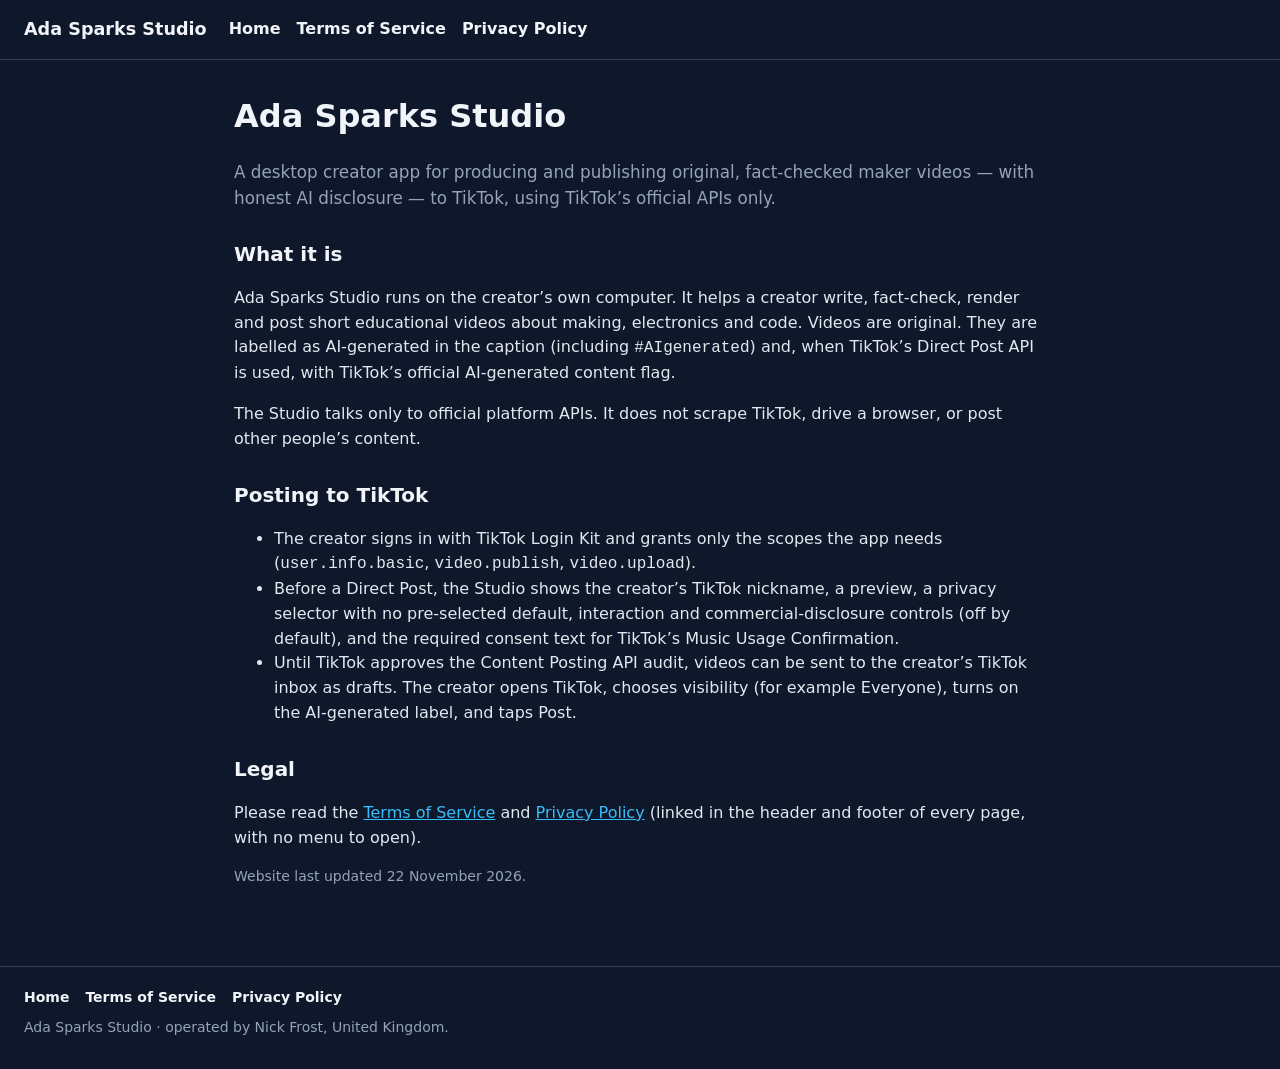
<file: index.html>
<!DOCTYPE html>
<html lang="en">
<head>
  <meta charset="utf-8">
  <meta name="viewport" content="width=device-width, initial-scale=1">
  <title>Ada Sparks Studio</title>
  <link rel="stylesheet" href="styles.css">
</head>
<body>
  <header>
    <a class="brand" href="./">Ada Sparks Studio</a>
    <nav>
      <a href="./">Home</a>
      <a href="terms.html">Terms of Service</a>
      <a href="privacy.html">Privacy Policy</a>
    </nav>
  </header>
  <main>

    <h1>Ada Sparks Studio</h1>
    <p class="lead">A desktop creator app for producing and publishing original, fact-checked maker videos — with honest AI disclosure — to TikTok, using TikTok’s official APIs only.</p>

    <div class="card" id="callback" hidden>
      <h2>Finish connecting TikTok</h2>
      <p>Copy this address and paste it into Ada Sparks Studio → Settings → TikTok.</p>
      <textarea id="callback-url" readonly></textarea>
      <button type="button" id="copy-btn">Copy</button>
      <p id="status" aria-live="polite"></p>
    </div>

    <h2>What it is</h2>
    <p>Ada Sparks Studio runs on the creator’s own computer. It helps a creator write, fact-check, render and post short educational videos about making, electronics and code. Videos are original. They are labelled as AI-generated in the caption (including <code>#AIgenerated</code>) and, when TikTok’s Direct Post API is used, with TikTok’s official AI-generated content flag.</p>
    <p>The Studio talks only to official platform APIs. It does not scrape TikTok, drive a browser, or post other people’s content.</p>

    <h2>Posting to TikTok</h2>
    <ul>
      <li>The creator signs in with TikTok Login Kit and grants only the scopes the app needs (<code>user.info.basic</code>, <code>video.publish</code>, <code>video.upload</code>).</li>
      <li>Before a Direct Post, the Studio shows the creator’s TikTok nickname, a preview, a privacy selector with no pre-selected default, interaction and commercial-disclosure controls (off by default), and the required consent text for TikTok’s Music Usage Confirmation.</li>
      <li>Until TikTok approves the Content Posting API audit, videos can be sent to the creator’s TikTok inbox as drafts. The creator opens TikTok, chooses visibility (for example Everyone), turns on the AI-generated label, and taps Post.</li>
    </ul>

    <h2>Legal</h2>
    <p>Please read the <a href="terms.html">Terms of Service</a> and <a href="privacy.html">Privacy Policy</a> (linked in the header and footer of every page, with no menu to open).</p>
    <p class="updated">Website last updated 22 November 2026.</p>
  </main>
  <footer>
    <div class="links">
      <a href="./">Home</a>
      <a href="terms.html">Terms of Service</a>
      <a href="privacy.html">Privacy Policy</a>
    </div>
    <div>Ada Sparks Studio · operated by Nick Frost, United Kingdom.</div>
  </footer>
  <script>
    (function () {
      var params = new URLSearchParams(window.location.search);
      if (!params.get("code")) return;
      var box = document.getElementById("callback");
      var input = document.getElementById("callback-url");
      var status = document.getElementById("status");
      box.hidden = false;
      input.value = window.location.href;
      box.scrollIntoView();
      document.getElementById("copy-btn").addEventListener("click", function () {
        function ok() { status.textContent = "Copied."; }
        function fail() {
          input.focus(); input.select();
          status.textContent = "Copy failed. Select the text and copy it manually.";
        }
        if (navigator.clipboard && navigator.clipboard.writeText) {
          navigator.clipboard.writeText(input.value).then(ok).catch(fail);
        } else {
          try { input.focus(); input.select(); if (document.execCommand("copy")) ok(); else fail(); }
          catch (e) { fail(); }
        }
      });
    })();
  </script>

</body>
</html>
</file>
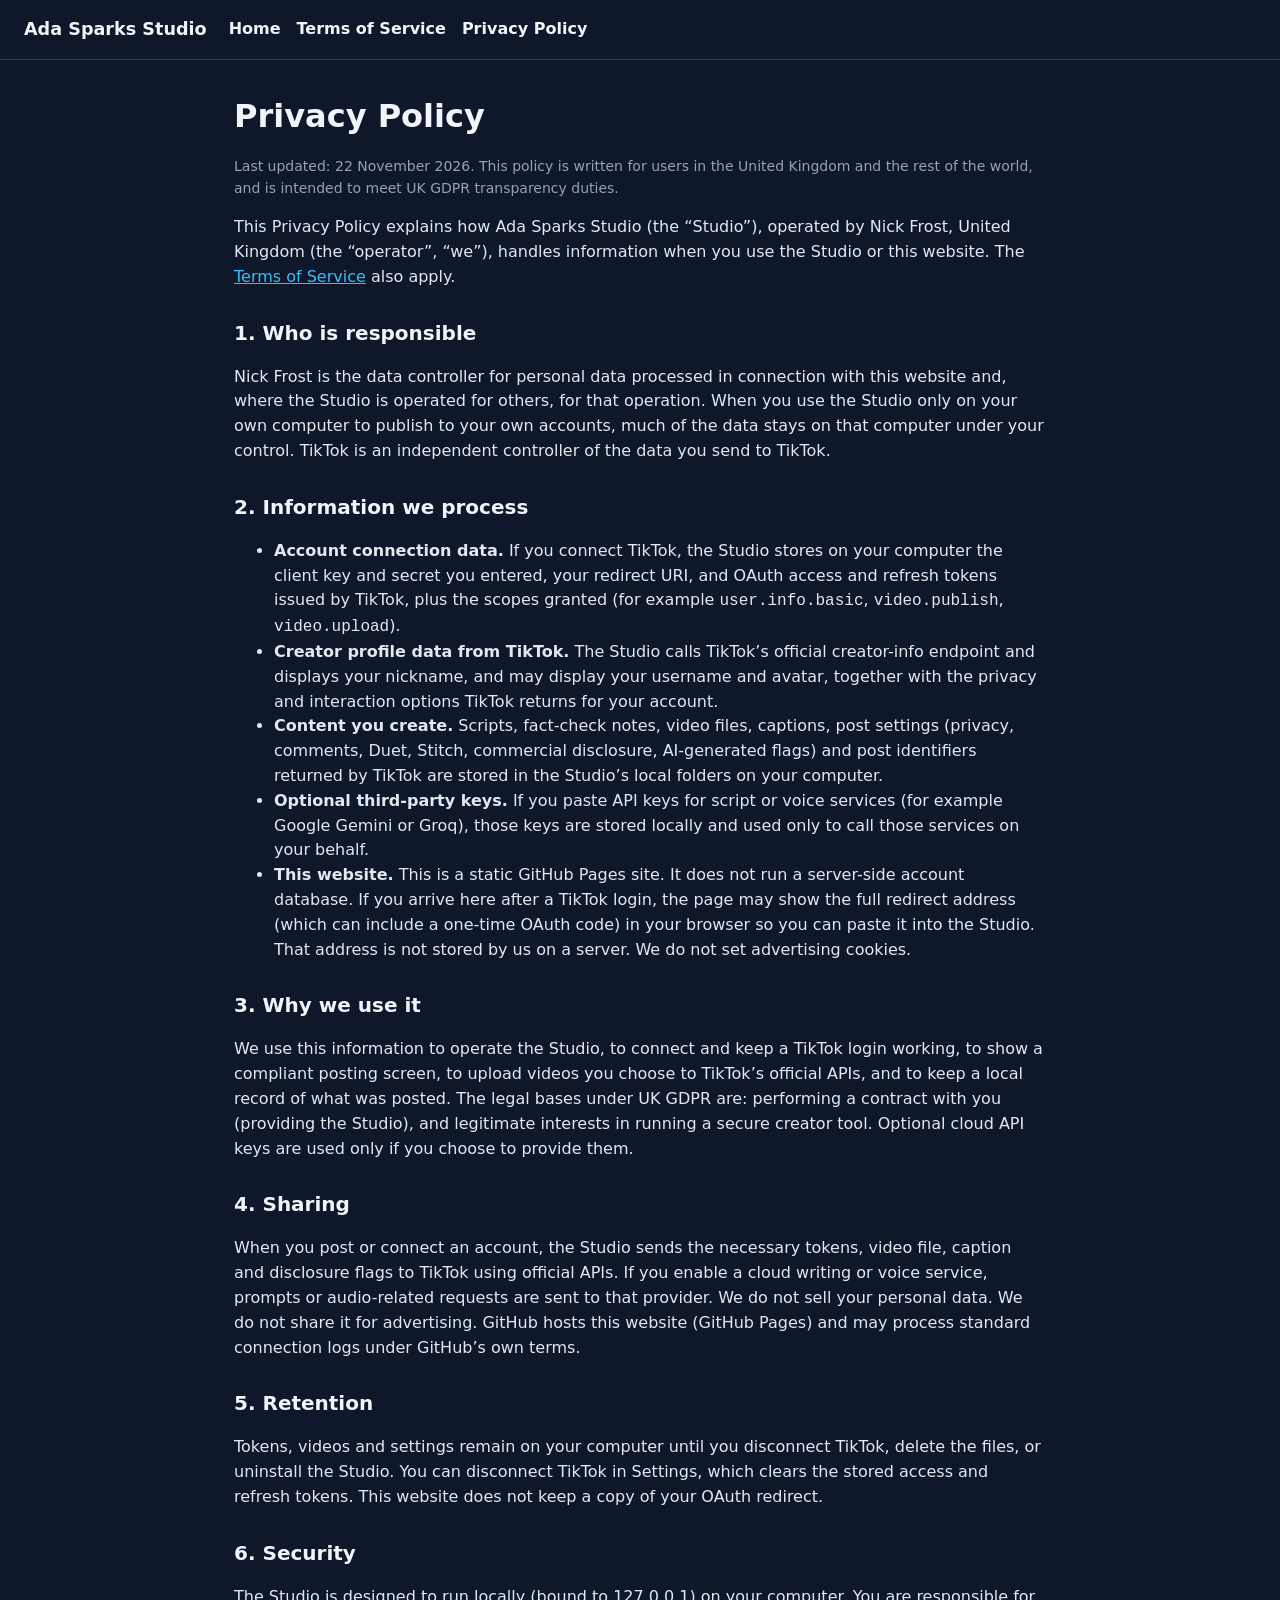
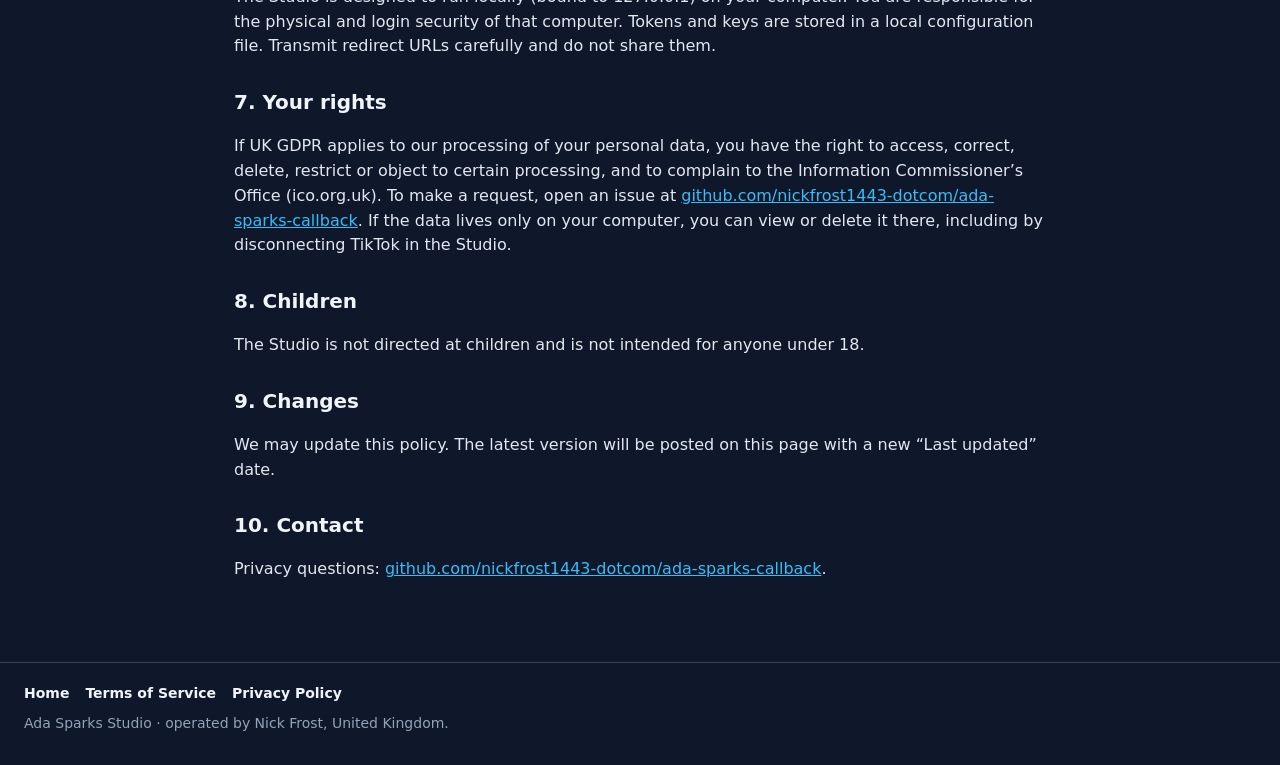
<file: privacy.html>
<!DOCTYPE html>
<html lang="en">
<head>
  <meta charset="utf-8">
  <meta name="viewport" content="width=device-width, initial-scale=1">
  <title>Privacy Policy — Ada Sparks Studio</title>
  <link rel="stylesheet" href="styles.css">
</head>
<body>
  <header>
    <a class="brand" href="./">Ada Sparks Studio</a>
    <nav>
      <a href="./">Home</a>
      <a href="terms.html">Terms of Service</a>
      <a href="privacy.html">Privacy Policy</a>
    </nav>
  </header>
  <main>

    <h1>Privacy Policy</h1>
    <p class="updated">Last updated: 22 November 2026. This policy is written for users in the United Kingdom and the rest of the world, and is intended to meet UK GDPR transparency duties.</p>
    <p>This Privacy Policy explains how Ada Sparks Studio (the “Studio”), operated by Nick Frost, United Kingdom (the “operator”, “we”), handles information when you use the Studio or this website. The <a href="terms.html">Terms of Service</a> also apply.</p>

    <h2>1. Who is responsible</h2>
    <p>Nick Frost is the data controller for personal data processed in connection with this website and, where the Studio is operated for others, for that operation. When you use the Studio only on your own computer to publish to your own accounts, much of the data stays on that computer under your control. TikTok is an independent controller of the data you send to TikTok.</p>

    <h2>2. Information we process</h2>
    <ul>
      <li><b>Account connection data.</b> If you connect TikTok, the Studio stores on your computer the client key and secret you entered, your redirect URI, and OAuth access and refresh tokens issued by TikTok, plus the scopes granted (for example <code>user.info.basic</code>, <code>video.publish</code>, <code>video.upload</code>).</li>
      <li><b>Creator profile data from TikTok.</b> The Studio calls TikTok’s official creator-info endpoint and displays your nickname, and may display your username and avatar, together with the privacy and interaction options TikTok returns for your account.</li>
      <li><b>Content you create.</b> Scripts, fact-check notes, video files, captions, post settings (privacy, comments, Duet, Stitch, commercial disclosure, AI-generated flags) and post identifiers returned by TikTok are stored in the Studio’s local folders on your computer.</li>
      <li><b>Optional third-party keys.</b> If you paste API keys for script or voice services (for example Google Gemini or Groq), those keys are stored locally and used only to call those services on your behalf.</li>
      <li><b>This website.</b> This is a static GitHub Pages site. It does not run a server-side account database. If you arrive here after a TikTok login, the page may show the full redirect address (which can include a one-time OAuth code) in your browser so you can paste it into the Studio. That address is not stored by us on a server. We do not set advertising cookies.</li>
    </ul>

    <h2>3. Why we use it</h2>
    <p>We use this information to operate the Studio, to connect and keep a TikTok login working, to show a compliant posting screen, to upload videos you choose to TikTok’s official APIs, and to keep a local record of what was posted. The legal bases under UK GDPR are: performing a contract with you (providing the Studio), and legitimate interests in running a secure creator tool. Optional cloud API keys are used only if you choose to provide them.</p>

    <h2>4. Sharing</h2>
    <p>When you post or connect an account, the Studio sends the necessary tokens, video file, caption and disclosure flags to TikTok using official APIs. If you enable a cloud writing or voice service, prompts or audio-related requests are sent to that provider. We do not sell your personal data. We do not share it for advertising. GitHub hosts this website (GitHub Pages) and may process standard connection logs under GitHub’s own terms.</p>

    <h2>5. Retention</h2>
    <p>Tokens, videos and settings remain on your computer until you disconnect TikTok, delete the files, or uninstall the Studio. You can disconnect TikTok in Settings, which clears the stored access and refresh tokens. This website does not keep a copy of your OAuth redirect.</p>

    <h2>6. Security</h2>
    <p>The Studio is designed to run locally (bound to 127.0.0.1) on your computer. You are responsible for the physical and login security of that computer. Tokens and keys are stored in a local configuration file. Transmit redirect URLs carefully and do not share them.</p>

    <h2>7. Your rights</h2>
    <p>If UK GDPR applies to our processing of your personal data, you have the right to access, correct, delete, restrict or object to certain processing, and to complain to the Information Commissioner’s Office (ico.org.uk). To make a request, open an issue at <a href="https://github.com/nickfrost1443-dotcom/ada-sparks-callback">github.com/nickfrost1443-dotcom/ada-sparks-callback</a>. If the data lives only on your computer, you can view or delete it there, including by disconnecting TikTok in the Studio.</p>

    <h2>8. Children</h2>
    <p>The Studio is not directed at children and is not intended for anyone under 18.</p>

    <h2>9. Changes</h2>
    <p>We may update this policy. The latest version will be posted on this page with a new “Last updated” date.</p>

    <h2>10. Contact</h2>
    <p>Privacy questions: <a href="https://github.com/nickfrost1443-dotcom/ada-sparks-callback">github.com/nickfrost1443-dotcom/ada-sparks-callback</a>.</p>
  </main>
  <footer>
    <div class="links">
      <a href="./">Home</a>
      <a href="terms.html">Terms of Service</a>
      <a href="privacy.html">Privacy Policy</a>
    </div>
    <div>Ada Sparks Studio · operated by Nick Frost, United Kingdom.</div>
  </footer>

</body>
</html>
</file>
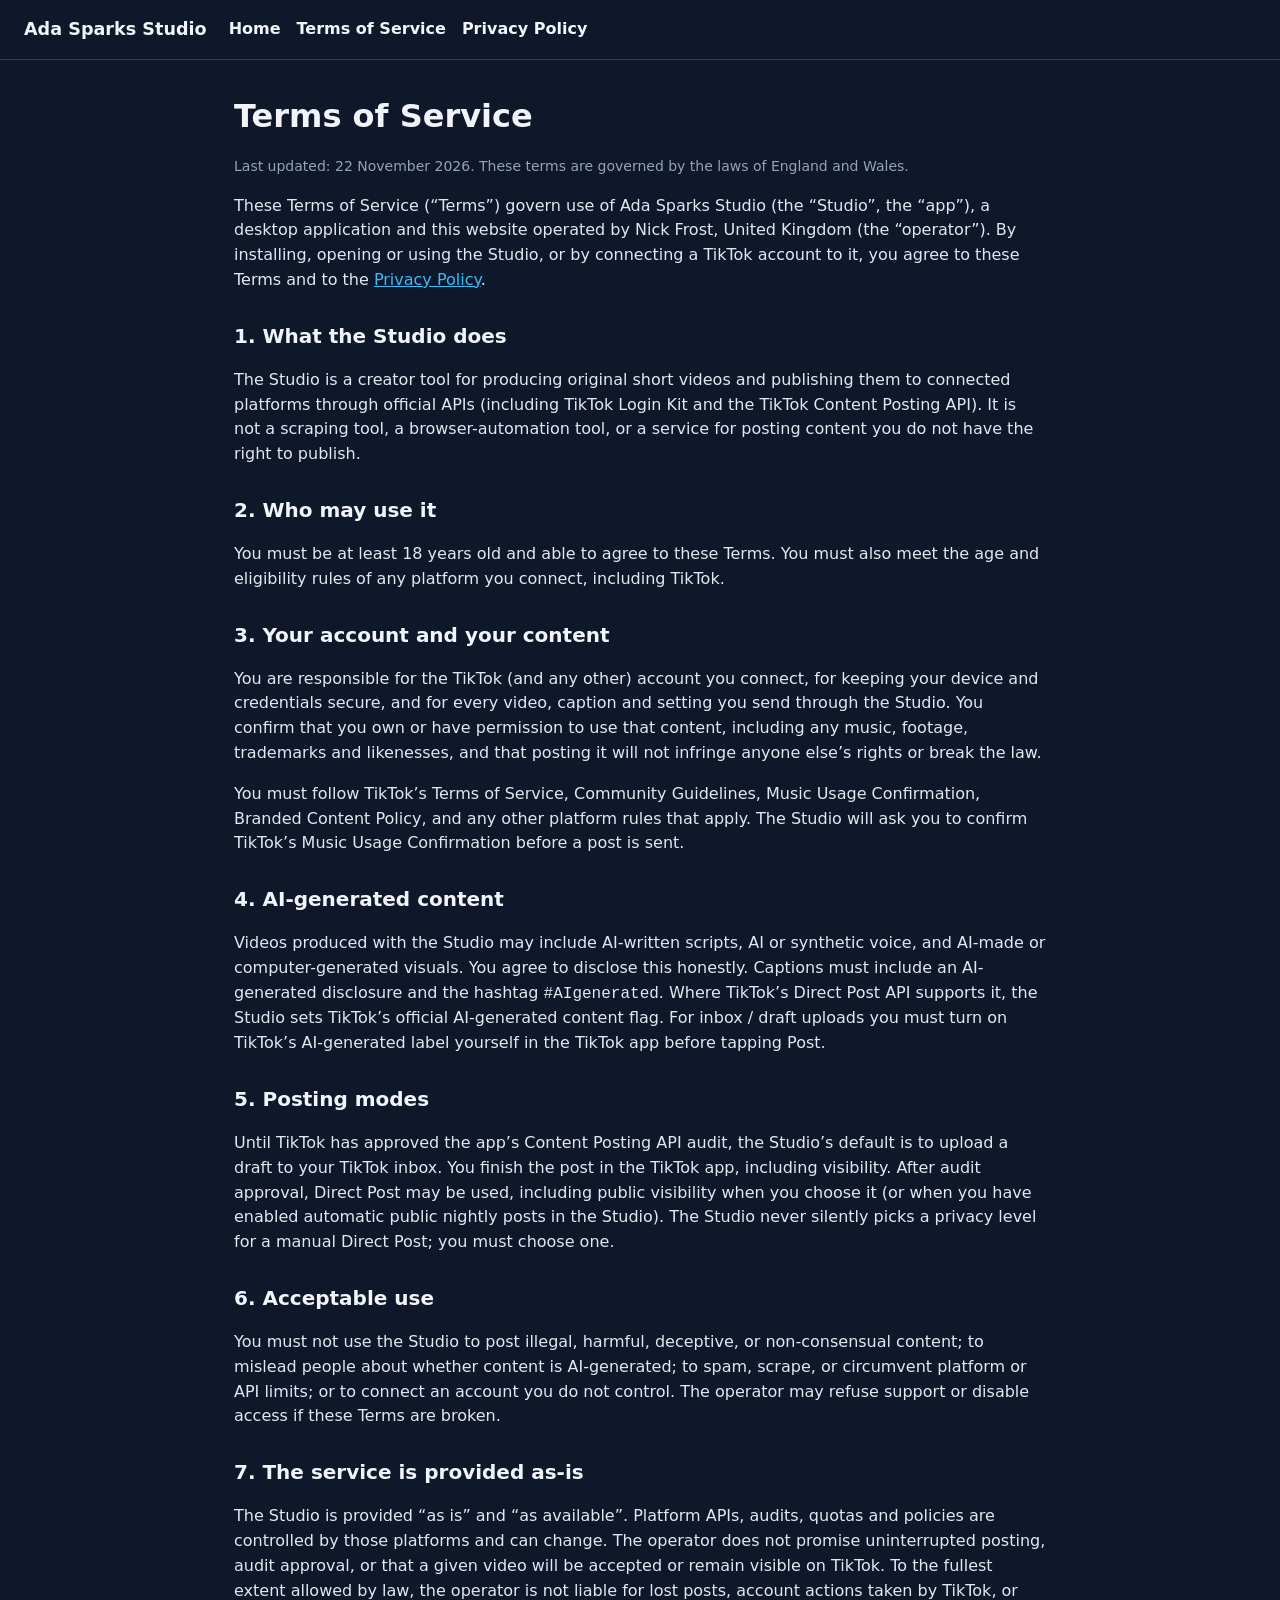
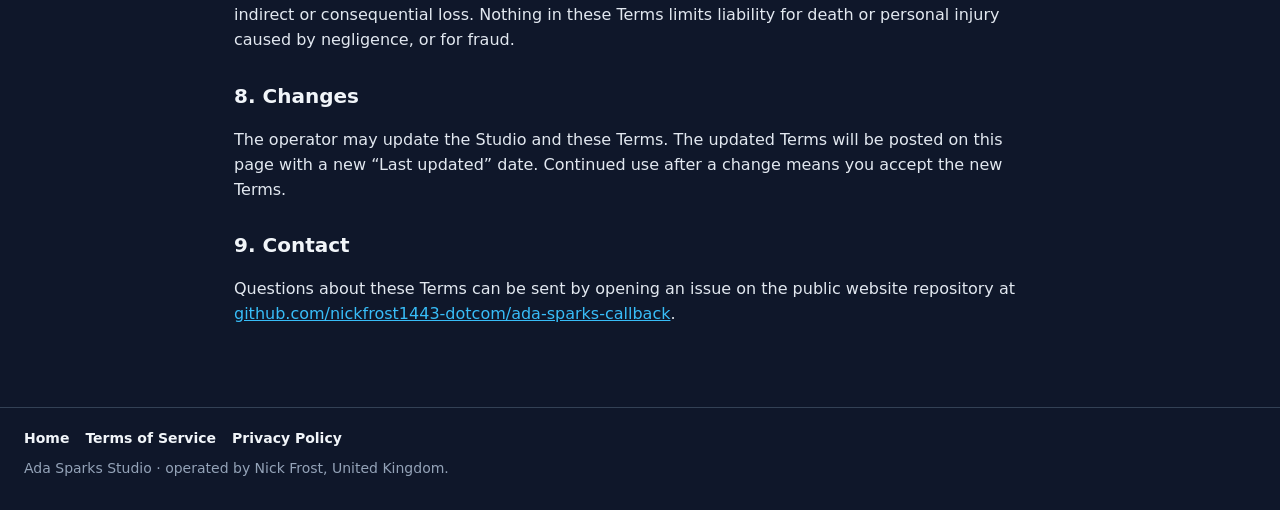
<file: terms.html>
<!DOCTYPE html>
<html lang="en">
<head>
  <meta charset="utf-8">
  <meta name="viewport" content="width=device-width, initial-scale=1">
  <title>Terms of Service — Ada Sparks Studio</title>
  <link rel="stylesheet" href="styles.css">
</head>
<body>
  <header>
    <a class="brand" href="./">Ada Sparks Studio</a>
    <nav>
      <a href="./">Home</a>
      <a href="terms.html">Terms of Service</a>
      <a href="privacy.html">Privacy Policy</a>
    </nav>
  </header>
  <main>

    <h1>Terms of Service</h1>
    <p class="updated">Last updated: 22 November 2026. These terms are governed by the laws of England and Wales.</p>
    <p>These Terms of Service (“Terms”) govern use of Ada Sparks Studio (the “Studio”, the “app”), a desktop application and this website operated by Nick Frost, United Kingdom (the “operator”). By installing, opening or using the Studio, or by connecting a TikTok account to it, you agree to these Terms and to the <a href="privacy.html">Privacy Policy</a>.</p>

    <h2>1. What the Studio does</h2>
    <p>The Studio is a creator tool for producing original short videos and publishing them to connected platforms through official APIs (including TikTok Login Kit and the TikTok Content Posting API). It is not a scraping tool, a browser-automation tool, or a service for posting content you do not have the right to publish.</p>

    <h2>2. Who may use it</h2>
    <p>You must be at least 18 years old and able to agree to these Terms. You must also meet the age and eligibility rules of any platform you connect, including TikTok.</p>

    <h2>3. Your account and your content</h2>
    <p>You are responsible for the TikTok (and any other) account you connect, for keeping your device and credentials secure, and for every video, caption and setting you send through the Studio. You confirm that you own or have permission to use that content, including any music, footage, trademarks and likenesses, and that posting it will not infringe anyone else’s rights or break the law.</p>
    <p>You must follow TikTok’s Terms of Service, Community Guidelines, Music Usage Confirmation, Branded Content Policy, and any other platform rules that apply. The Studio will ask you to confirm TikTok’s Music Usage Confirmation before a post is sent.</p>

    <h2>4. AI-generated content</h2>
    <p>Videos produced with the Studio may include AI-written scripts, AI or synthetic voice, and AI-made or computer-generated visuals. You agree to disclose this honestly. Captions must include an AI-generated disclosure and the hashtag <code>#AIgenerated</code>. Where TikTok’s Direct Post API supports it, the Studio sets TikTok’s official AI-generated content flag. For inbox / draft uploads you must turn on TikTok’s AI-generated label yourself in the TikTok app before tapping Post.</p>

    <h2>5. Posting modes</h2>
    <p>Until TikTok has approved the app’s Content Posting API audit, the Studio’s default is to upload a draft to your TikTok inbox. You finish the post in the TikTok app, including visibility. After audit approval, Direct Post may be used, including public visibility when you choose it (or when you have enabled automatic public nightly posts in the Studio). The Studio never silently picks a privacy level for a manual Direct Post; you must choose one.</p>

    <h2>6. Acceptable use</h2>
    <p>You must not use the Studio to post illegal, harmful, deceptive, or non-consensual content; to mislead people about whether content is AI-generated; to spam, scrape, or circumvent platform or API limits; or to connect an account you do not control. The operator may refuse support or disable access if these Terms are broken.</p>

    <h2>7. The service is provided as-is</h2>
    <p>The Studio is provided “as is” and “as available”. Platform APIs, audits, quotas and policies are controlled by those platforms and can change. The operator does not promise uninterrupted posting, audit approval, or that a given video will be accepted or remain visible on TikTok. To the fullest extent allowed by law, the operator is not liable for lost posts, account actions taken by TikTok, or indirect or consequential loss. Nothing in these Terms limits liability for death or personal injury caused by negligence, or for fraud.</p>

    <h2>8. Changes</h2>
    <p>The operator may update the Studio and these Terms. The updated Terms will be posted on this page with a new “Last updated” date. Continued use after a change means you accept the new Terms.</p>

    <h2>9. Contact</h2>
    <p>Questions about these Terms can be sent by opening an issue on the public website repository at <a href="https://github.com/nickfrost1443-dotcom/ada-sparks-callback">github.com/nickfrost1443-dotcom/ada-sparks-callback</a>.</p>
  </main>
  <footer>
    <div class="links">
      <a href="./">Home</a>
      <a href="terms.html">Terms of Service</a>
      <a href="privacy.html">Privacy Policy</a>
    </div>
    <div>Ada Sparks Studio · operated by Nick Frost, United Kingdom.</div>
  </footer>

</body>
</html>
</file>
<file: styles.css>
:root { --bg:#0f172a; --panel:#1e293b; --line:#334155; --fg:#f1f5f9; --dim:#94a3b8; --acc:#38bdf8; }
* { box-sizing: border-box; }
body { margin:0; background:var(--bg); color:var(--fg); font:16px/1.55 "Segoe UI",system-ui,sans-serif; }
a { color:var(--acc); }
header, footer { border-color:var(--line); }
header { display:flex; flex-wrap:wrap; align-items:center; gap:14px 22px; padding:16px 24px; border-bottom:1px solid var(--line); }
header .brand { font-weight:650; font-size:1.1rem; color:var(--fg); text-decoration:none; }
nav { display:flex; gap:16px; flex-wrap:wrap; }
nav a { color:var(--fg); text-decoration:none; font-weight:600; }
nav a:hover, footer a:hover { text-decoration:underline; }
main { max-width:860px; margin:0 auto; padding:32px 24px 64px; }
h1 { font-size:2rem; margin:0 0 12px; }
h2 { font-size:1.25rem; margin:28px 0 8px; }
p, li { color:#e2e8f0; }
.lead { color:var(--dim); font-size:1.05rem; }
.card { background:var(--panel); border:1px solid var(--line); border-radius:14px; padding:18px 20px; margin:18px 0; }
textarea { width:100%; min-height:140px; font-size:1rem; line-height:1.4; padding:14px; border:1px solid #555; border-radius:8px; background:#0b1222; color:#fff; resize:vertical; word-break:break-all; }
button { margin-top:12px; font-size:1rem; padding:10px 18px; border:0; border-radius:8px; background:var(--acc); color:#0f172a; font-weight:700; cursor:pointer; }
footer { border-top:1px solid var(--line); padding:20px 24px 32px; color:var(--dim); font-size:14px; }
footer .links { display:flex; gap:16px; flex-wrap:wrap; margin-bottom:8px; }
footer a { color:var(--fg); font-weight:600; text-decoration:none; }
.updated { color:var(--dim); font-size:14px; }
</file>
